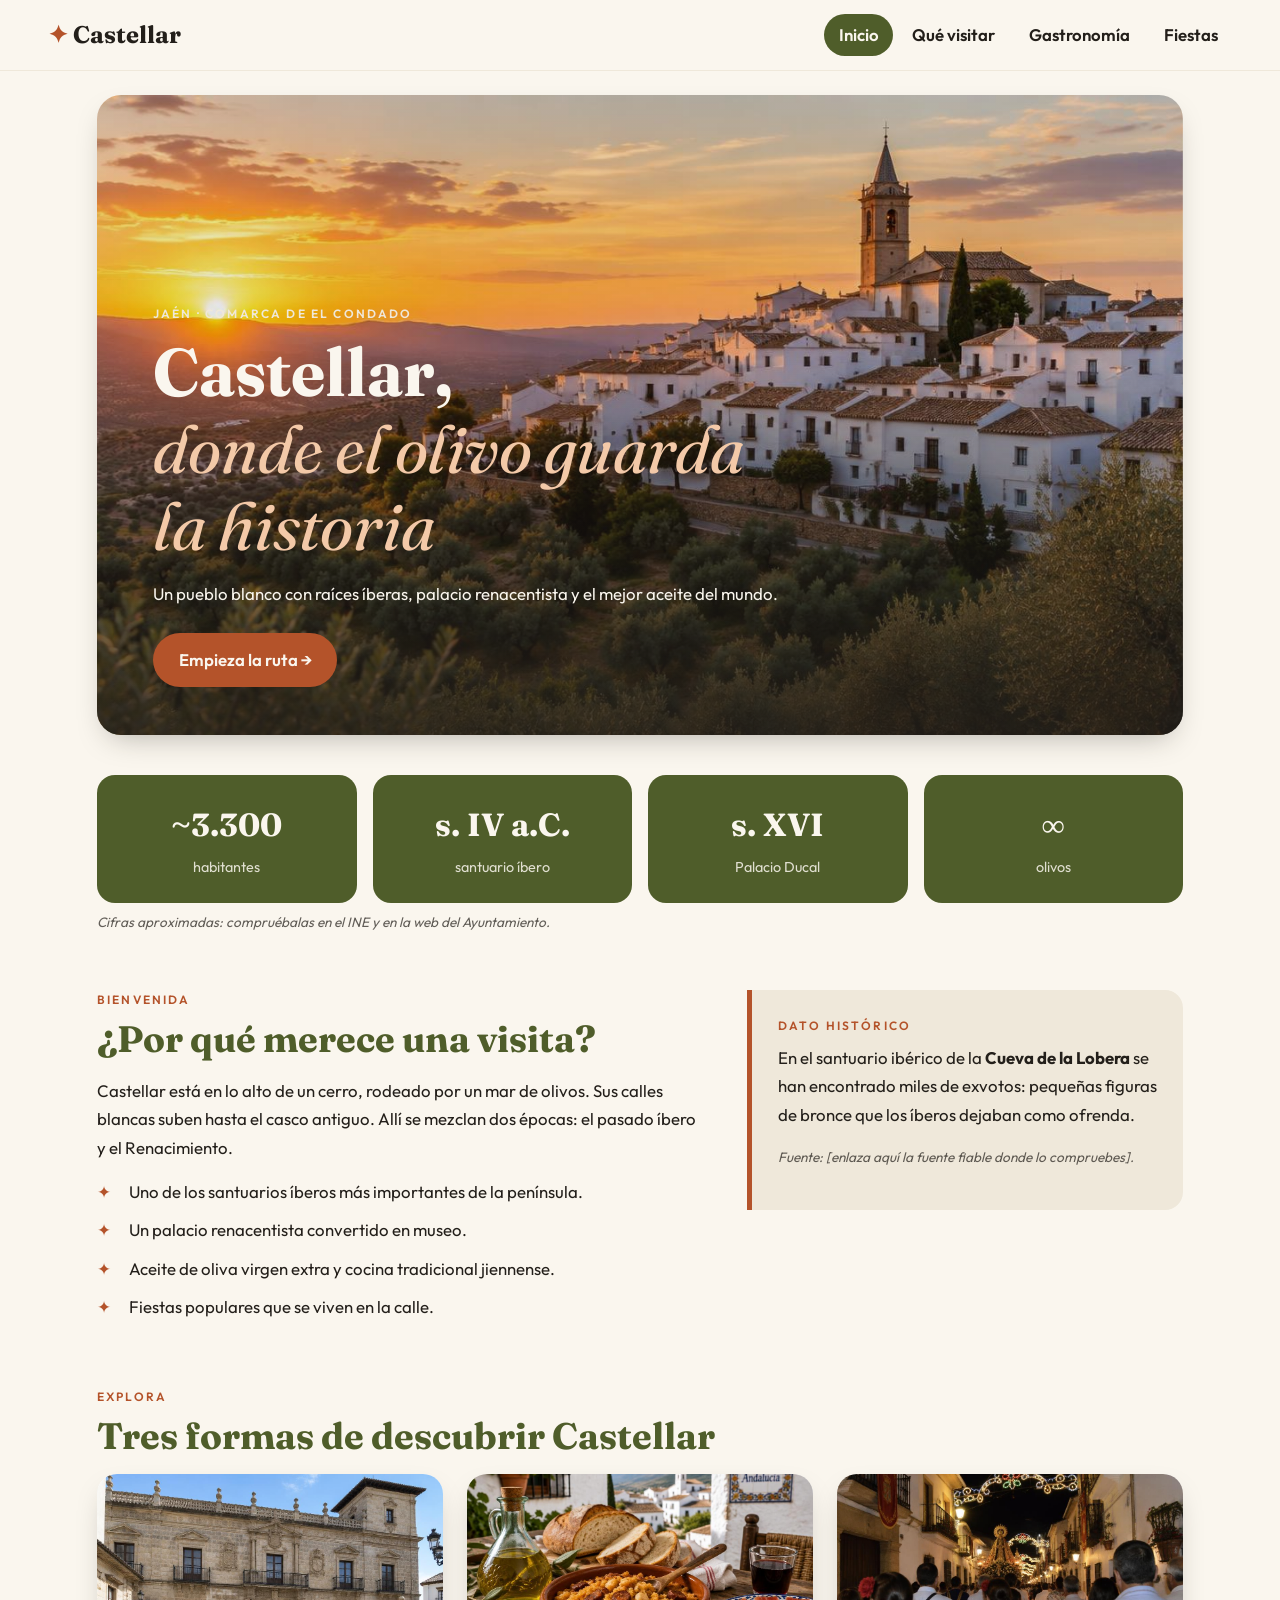
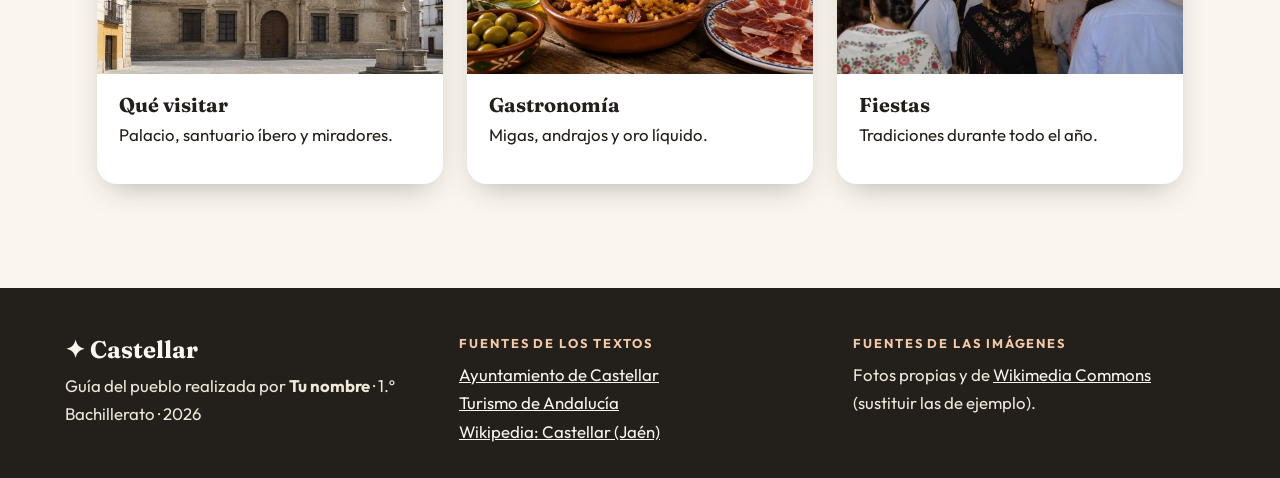
<file: index.html>
<!DOCTYPE html>
<html lang="es">
<head>
  <meta charset="UTF-8">
  <meta name="viewport" content="width=device-width, initial-scale=1">
  <meta name="description" content="Guía turística de Castellar (Jaén): patrimonio íbero, olivares, gastronomía y fiestas.">
  <title>Inicio · Guía de Castellar</title>
  <link rel="preconnect" href="https://fonts.googleapis.com">
  <link rel="preconnect" href="https://fonts.gstatic.com" crossorigin>
  <link href="https://fonts.googleapis.com/css2?family=Fraunces:opsz,wght@9..144,400;9..144,700&family=Outfit:wght@300;400;600&display=swap" rel="stylesheet">
  <link rel="stylesheet" href="style.css">
</head>
<body>
  <header class="cabecera">
    <a href="index.html" class="logo"><span class="logo-icono">✦</span> Castellar</a>
    <nav aria-label="Menú principal">
      <ul>
        <li><a href="index.html" class="activo" aria-current="page">Inicio</a></li>
        <li><a href="visitar.html">Qué visitar</a></li>
        <li><a href="gastronomia.html">Gastronomía</a></li>
        <li><a href="fiestas.html">Fiestas</a></li>
      </ul>
    </nav>
  </header>
  <main>
    <section class="hero">
      <img src="img/portada.jpg" alt="Vista del pueblo de Castellar al atardecer rodeado de olivares">
      <div class="hero-texto">
        <p class="etiqueta">Jaén · Comarca de El Condado</p>
        <h1>Castellar,<br><em>donde el olivo guarda la historia</em></h1>
        <p>Un pueblo blanco con raíces íberas, palacio renacentista y el mejor aceite del mundo.</p>
        <a class="boton" href="visitar.html">Empieza la ruta →</a>
      </div>
    </section>

    <section class="cifras">
      <div><strong>~3.300</strong><span>habitantes</span></div>
      <div><strong>s. IV a.C.</strong><span>santuario íbero</span></div>
      <div><strong>s. XVI</strong><span>Palacio Ducal</span></div>
      <div><strong>∞</strong><span>olivos</span></div>
    </section>
    <p class="nota">Cifras aproximadas: compruébalas en el INE y en la web del Ayuntamiento.</p>

    <section class="bloque dos-columnas">
      <div>
        <p class="etiqueta">Bienvenida</p>
        <h2>¿Por qué merece una visita?</h2>
        <p>Castellar está en lo alto de un cerro, rodeado por un mar de olivos. Sus calles blancas suben hasta el casco antiguo. Allí se mezclan dos épocas: el pasado íbero y el Renacimiento.</p>
        <ul class="lista-check">
          <li>Uno de los santuarios íberos más importantes de la península.</li>
          <li>Un palacio renacentista convertido en museo.</li>
          <li>Aceite de oliva virgen extra y cocina tradicional jiennense.</li>
          <li>Fiestas populares que se viven en la calle.</li>
        </ul>
      </div>
      <aside class="dato">
        <p class="etiqueta">Dato histórico</p>
        <p>En el santuario ibérico de la <strong>Cueva de la Lobera</strong> se han encontrado miles de exvotos: pequeñas figuras de bronce que los íberos dejaban como ofrenda.</p>
        <p class="nota">Fuente: [enlaza aquí la fuente fiable donde lo compruebes].</p>
      </aside>
    </section>

    <section class="bloque">
      <p class="etiqueta">Explora</p>
      <h2>Tres formas de descubrir Castellar</h2>
      <div class="tarjetas">
        <a class="tarjeta" href="visitar.html">
          <img src="img/palacio.jpg" alt="Fachada del palacio renacentista">
          <div><h3>Qué visitar</h3><p>Palacio, santuario íbero y miradores.</p></div>
        </a>
        <a class="tarjeta" href="gastronomia.html">
          <img src="img/comida.jpg" alt="Platos típicos con aceite de oliva">
          <div><h3>Gastronomía</h3><p>Migas, andrajos y oro líquido.</p></div>
        </a>
        <a class="tarjeta" href="fiestas.html">
          <img src="img/fiestas.jpg" alt="Procesión nocturna en una calle iluminada">
          <div><h3>Fiestas</h3><p>Tradiciones durante todo el año.</p></div>
        </a>
      </div>
    </section>
  </main>
  <footer class="pie">
    <div class="pie-grid">
      <div>
        <p class="logo">✦ Castellar</p>
        <p>Guía del pueblo realizada por <strong>Tu nombre</strong> · 1.º Bachillerato · 2026</p>
      </div>
      <div>
        <h3>Fuentes de los textos</h3>
        <ul>
          <li><a href="https://www.castellar.es" target="_blank" rel="noopener">Ayuntamiento de Castellar</a></li>
          <li><a href="https://www.andalucia.org" target="_blank" rel="noopener">Turismo de Andalucía</a></li>
          <li><a href="https://es.wikipedia.org/wiki/Castellar_(Jaén)" target="_blank" rel="noopener">Wikipedia: Castellar (Jaén)</a></li>
        </ul>
      </div>
      <div>
        <h3>Fuentes de las imágenes</h3>
        <p>Fotos propias y de <a href="https://commons.wikimedia.org" target="_blank" rel="noopener">Wikimedia Commons</a> (sustituir las de ejemplo).</p>
      </div>
    </div>
  </footer>
</body>
</html>
</file>
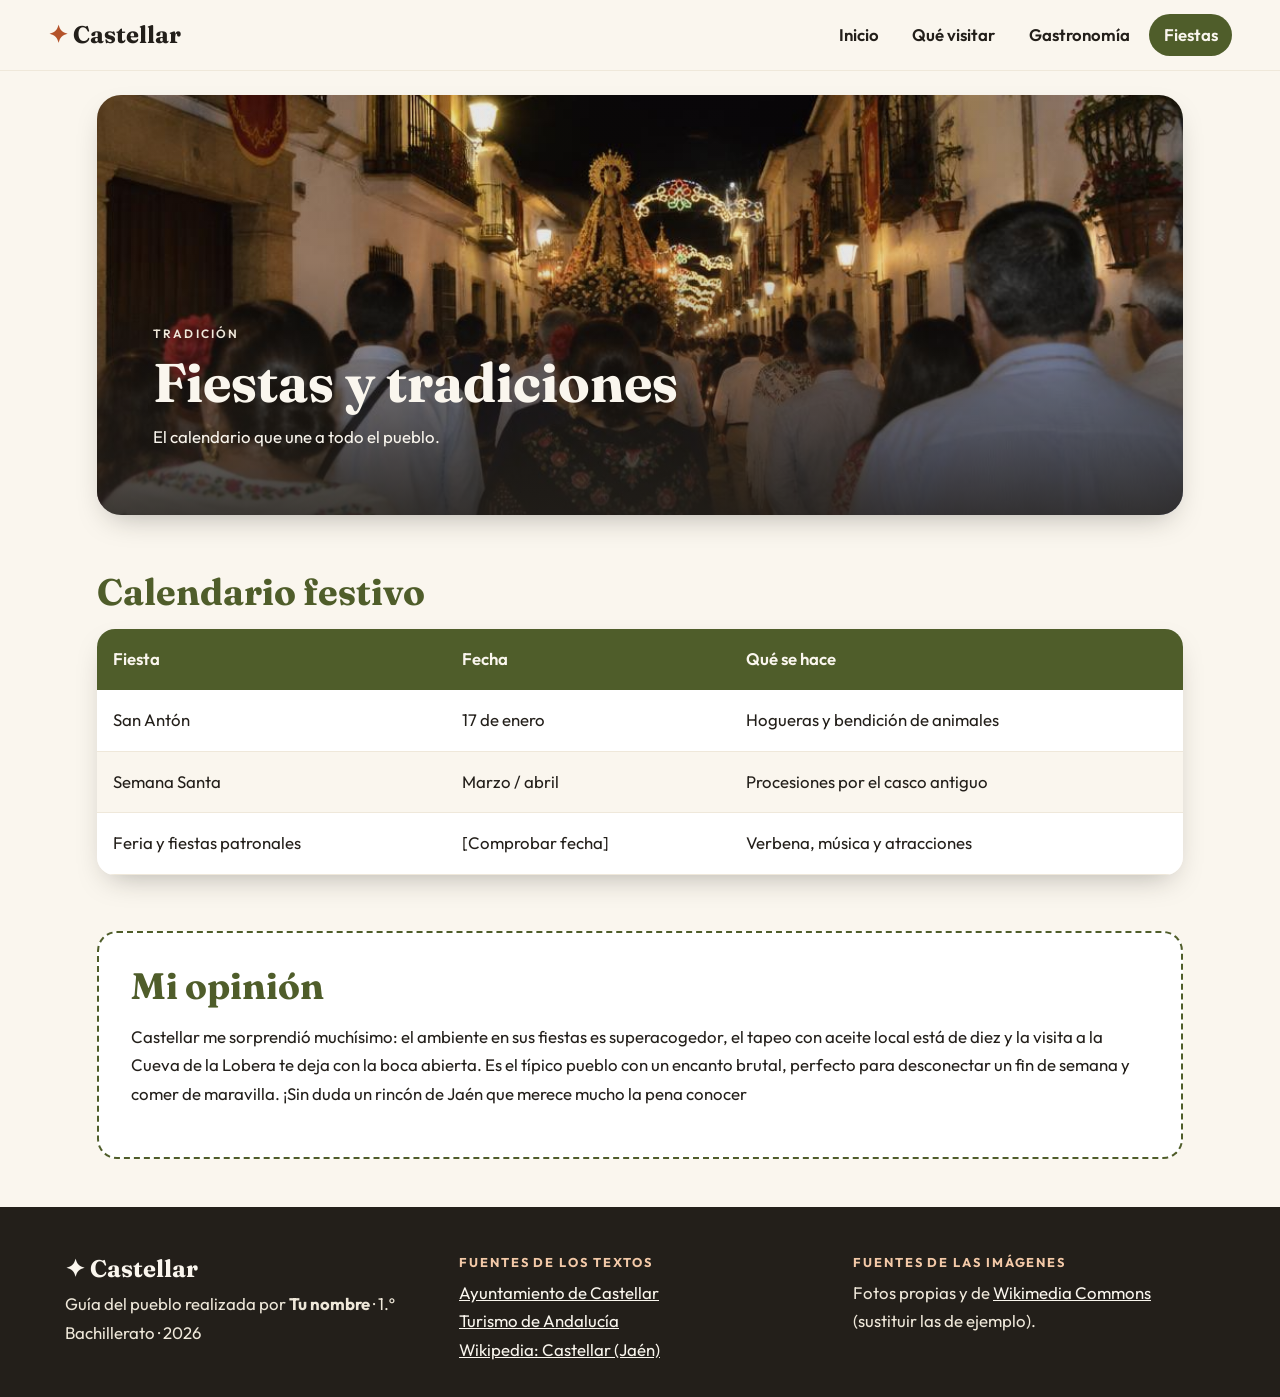
<file: fiestas.html>
<!DOCTYPE html>
<html lang="es">
<head>
  <meta charset="UTF-8">
  <meta name="viewport" content="width=device-width, initial-scale=1">
  <meta name="description" content="Fiestas y tradiciones de Castellar con sus fechas.">
  <title>Fiestas · Guía de Castellar</title>
  <link rel="preconnect" href="https://fonts.googleapis.com">
  <link rel="preconnect" href="https://fonts.gstatic.com" crossorigin>
  <link href="https://fonts.googleapis.com/css2?family=Fraunces:opsz,wght@9..144,400;9..144,700&family=Outfit:wght@300;400;600&display=swap" rel="stylesheet">
  <link rel="stylesheet" href="style.css">
</head>
<body>
  <header class="cabecera">
    <a href="index.html" class="logo"><span class="logo-icono">✦</span> Castellar</a>
    <nav aria-label="Menú principal">
      <ul>
        <li><a href="index.html">Inicio</a></li>
        <li><a href="visitar.html">Qué visitar</a></li>
        <li><a href="gastronomia.html">Gastronomía</a></li>
        <li><a href="fiestas.html" class="activo" aria-current="page">Fiestas</a></li>
      </ul>
    </nav>
  </header>
  <main>
    <section class="cabecera-pagina">
      <img src="img/fiestas.jpg" alt="Procesión nocturna por una calle iluminada del pueblo">
      <div class="cabecera-texto">
        <p class="etiqueta">Tradición</p>
        <h1>Fiestas y tradiciones</h1>
        <p>El calendario que une a todo el pueblo.</p>
      </div>
    </section>
    <section class="bloque">
      <h2>Calendario festivo</h2>
      <div class="tabla-envoltorio">
      <table>
        <thead><tr><th>Fiesta</th><th>Fecha</th><th>Qué se hace</th></tr></thead>
        <tbody>
          <tr><td>San Antón</td><td>17 de enero</td><td>Hogueras y bendición de animales</td></tr>
          <tr><td>Semana Santa</td><td>Marzo / abril</td><td>Procesiones por el casco antiguo</td></tr>
          <tr><td>Feria y fiestas patronales</td><td>[Comprobar fecha]</td><td>Verbena, música y atracciones</td></tr>
        </tbody>
      </table>
      </div>
    </section>
    <section class="opinion">
      <h2>Mi opinión</h2>
      <p>Castellar me sorprendió muchísimo: el ambiente en sus fiestas es superacogedor, el tapeo con aceite local está de diez y la visita a la Cueva de la Lobera te deja con la boca abierta. Es el típico pueblo con un encanto brutal, perfecto para desconectar un fin de semana y comer de maravilla. ¡Sin duda un rincón de Jaén que merece mucho la pena conocer</p>
    </section>
  </main>
  <footer class="pie">
    <div class="pie-grid">
      <div>
        <p class="logo">✦ Castellar</p>
        <p>Guía del pueblo realizada por <strong>Tu nombre</strong> · 1.º Bachillerato · 2026</p>
      </div>
      <div>
        <h3>Fuentes de los textos</h3>
        <ul>
          <li><a href="https://www.castellar.es" target="_blank" rel="noopener">Ayuntamiento de Castellar</a></li>
          <li><a href="https://www.andalucia.org" target="_blank" rel="noopener">Turismo de Andalucía</a></li>
          <li><a href="https://es.wikipedia.org/wiki/Castellar_(Jaén)" target="_blank" rel="noopener">Wikipedia: Castellar (Jaén)</a></li>
        </ul>
      </div>
      <div>
        <h3>Fuentes de las imágenes</h3>
        <p>Fotos propias y de <a href="https://commons.wikimedia.org" target="_blank" rel="noopener">Wikimedia Commons</a> (sustituir las de ejemplo).</p>
      </div>
    </div>
  </footer>
</body>
</html>
</file>
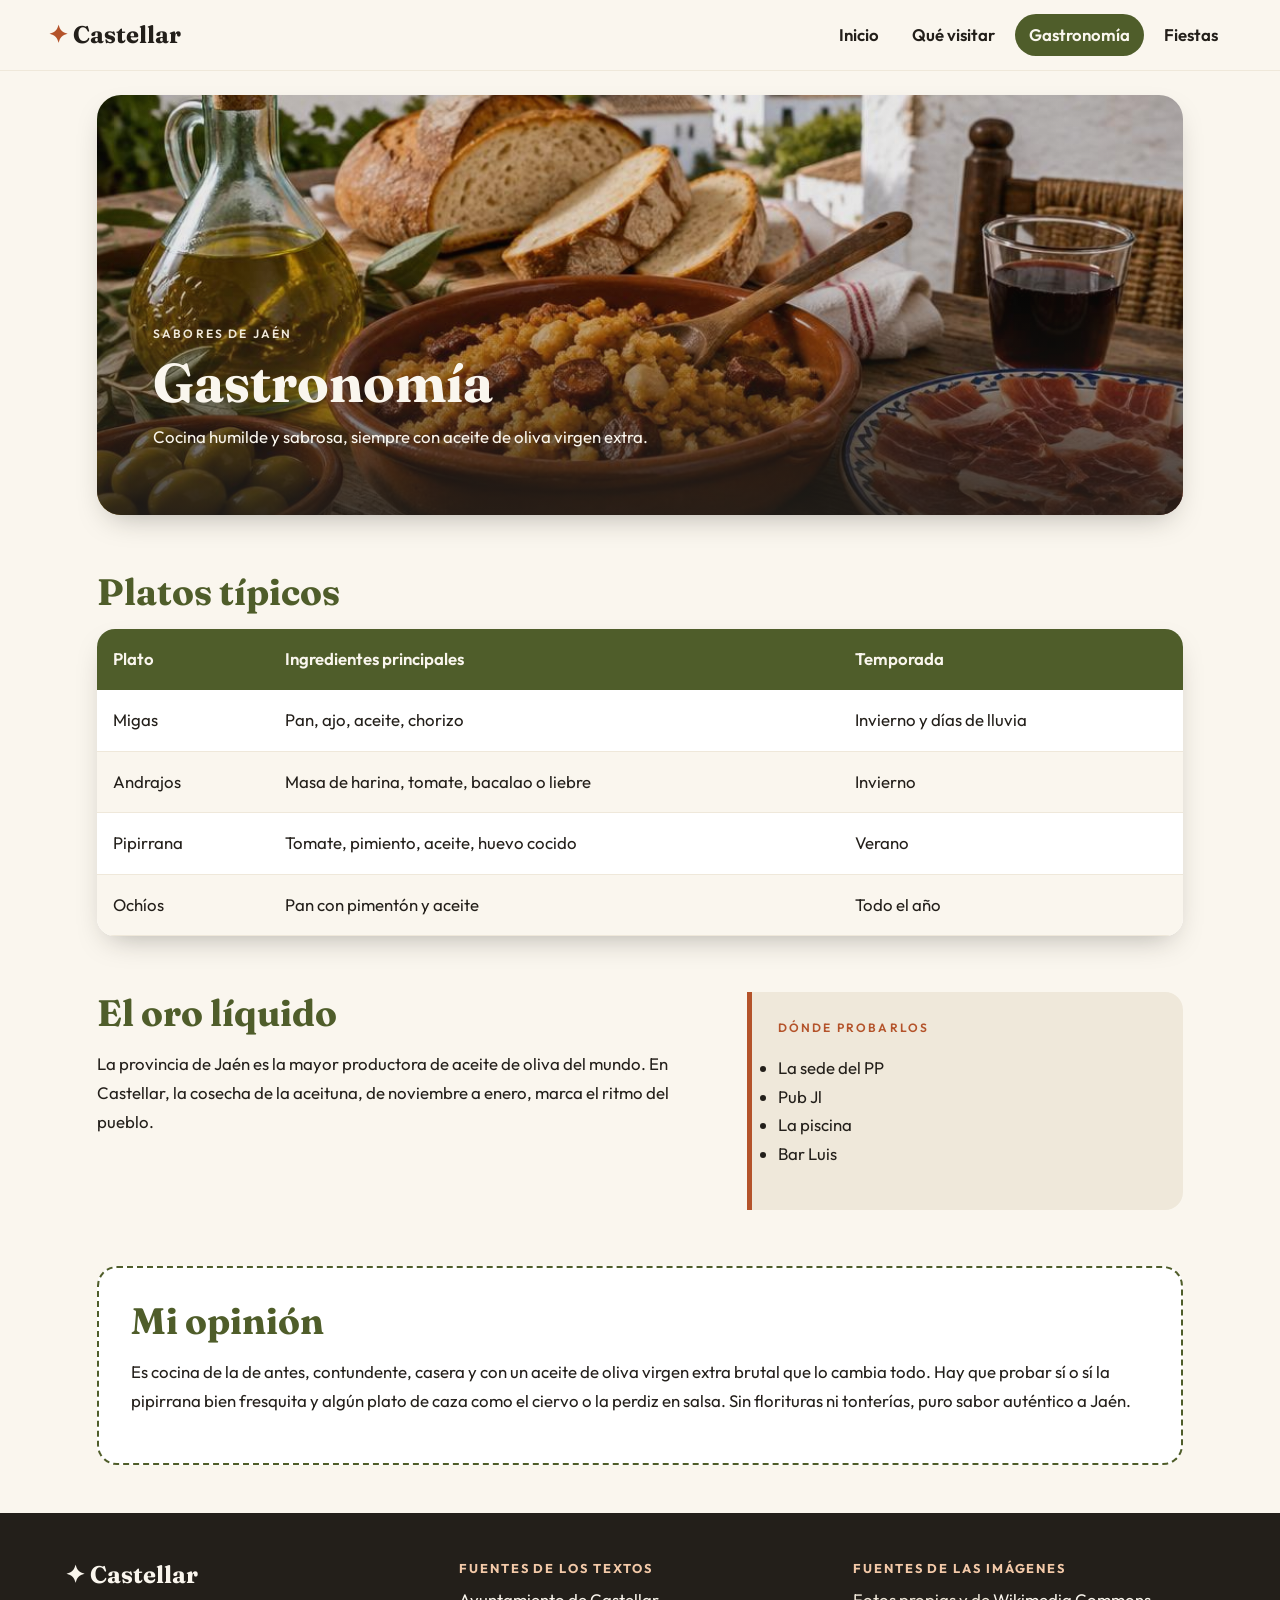
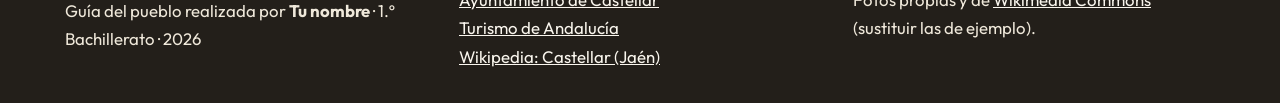
<file: gastronomia.html>
<!DOCTYPE html>
<html lang="es">
<head>
  <meta charset="UTF-8">
  <meta name="viewport" content="width=device-width, initial-scale=1">
  <meta name="description" content="Platos típicos de Castellar y dónde probarlos.">
  <title>Gastronomía · Guía de Castellar</title>
  <link rel="preconnect" href="https://fonts.googleapis.com">
  <link rel="preconnect" href="https://fonts.gstatic.com" crossorigin>
  <link href="https://fonts.googleapis.com/css2?family=Fraunces:opsz,wght@9..144,400;9..144,700&family=Outfit:wght@300;400;600&display=swap" rel="stylesheet">
  <link rel="stylesheet" href="style.css">
</head>
<body>
  <header class="cabecera">
    <a href="index.html" class="logo"><span class="logo-icono">✦</span> Castellar</a>
    <nav aria-label="Menú principal">
      <ul>
        <li><a href="index.html">Inicio</a></li>
        <li><a href="visitar.html">Qué visitar</a></li>
        <li><a href="gastronomia.html" class="activo" aria-current="page">Gastronomía</a></li>
        <li><a href="fiestas.html">Fiestas</a></li>
      </ul>
    </nav>
  </header>
  <main>
    <section class="cabecera-pagina">
      <img src="img/comida.jpg" alt="Mesa con aceite de oliva, pan, migas y jamón">
      <div class="cabecera-texto">
        <p class="etiqueta">Sabores de Jaén</p>
        <h1>Gastronomía</h1>
        <p>Cocina humilde y sabrosa, siempre con aceite de oliva virgen extra.</p>
      </div>
    </section>
    <section class="bloque">
      <h2>Platos típicos</h2>
      <div class="tabla-envoltorio">
      <table>
        <thead><tr><th>Plato</th><th>Ingredientes principales</th><th>Temporada</th></tr></thead>
        <tbody>
          <tr><td>Migas</td><td>Pan, ajo, aceite, chorizo</td><td>Invierno y días de lluvia</td></tr>
          <tr><td>Andrajos</td><td>Masa de harina, tomate, bacalao o liebre</td><td>Invierno</td></tr>
          <tr><td>Pipirrana</td><td>Tomate, pimiento, aceite, huevo cocido</td><td>Verano</td></tr>
          <tr><td>Ochíos</td><td>Pan con pimentón y aceite</td><td>Todo el año</td></tr>
        </tbody>
      </table>
      </div>
    </section>
    <section class="bloque dos-columnas">
      <div>
        <h2>El oro líquido</h2>
        <p>La provincia de Jaén es la mayor productora de aceite de oliva del mundo. En Castellar, la cosecha de la aceituna, de noviembre a enero, marca el ritmo del pueblo.</p>
      </div>
      <aside class="dato">
        <p class="etiqueta">Dónde probarlos</p>
        <p><ul><li>La sede del PP</li>
        <li>Pub Jl</li>
        <li>La piscina</li>
        <li>Bar Luis</li></ul></p>
      </aside>
    </section>
    <section class="opinion">
      <h2>Mi opinión</h2>
      <p>Es cocina de la de antes, contundente, casera y con un aceite de oliva virgen extra brutal que lo cambia todo. Hay que probar sí o sí la pipirrana bien fresquita y algún plato de caza como el ciervo o la perdiz en salsa. Sin florituras ni tonterías, puro sabor auténtico a Jaén.</p>
    </section>
  </main>
  <footer class="pie">
    <div class="pie-grid">
      <div>
        <p class="logo">✦ Castellar</p>
        <p>Guía del pueblo realizada por <strong>Tu nombre</strong> · 1.º Bachillerato · 2026</p>
      </div>
      <div>
        <h3>Fuentes de los textos</h3>
        <ul>
          <li><a href="https://www.castellar.es" target="_blank" rel="noopener">Ayuntamiento de Castellar</a></li>
          <li><a href="https://www.andalucia.org" target="_blank" rel="noopener">Turismo de Andalucía</a></li>
          <li><a href="https://es.wikipedia.org/wiki/Castellar_(Jaén)" target="_blank" rel="noopener">Wikipedia: Castellar (Jaén)</a></li>
        </ul>
      </div>
      <div>
        <h3>Fuentes de las imágenes</h3>
        <p>Fotos propias y de <a href="https://commons.wikimedia.org" target="_blank" rel="noopener">Wikimedia Commons</a> (sustituir las de ejemplo).</p>
      </div>
    </div>
  </footer>
</body>
</html>
</file>
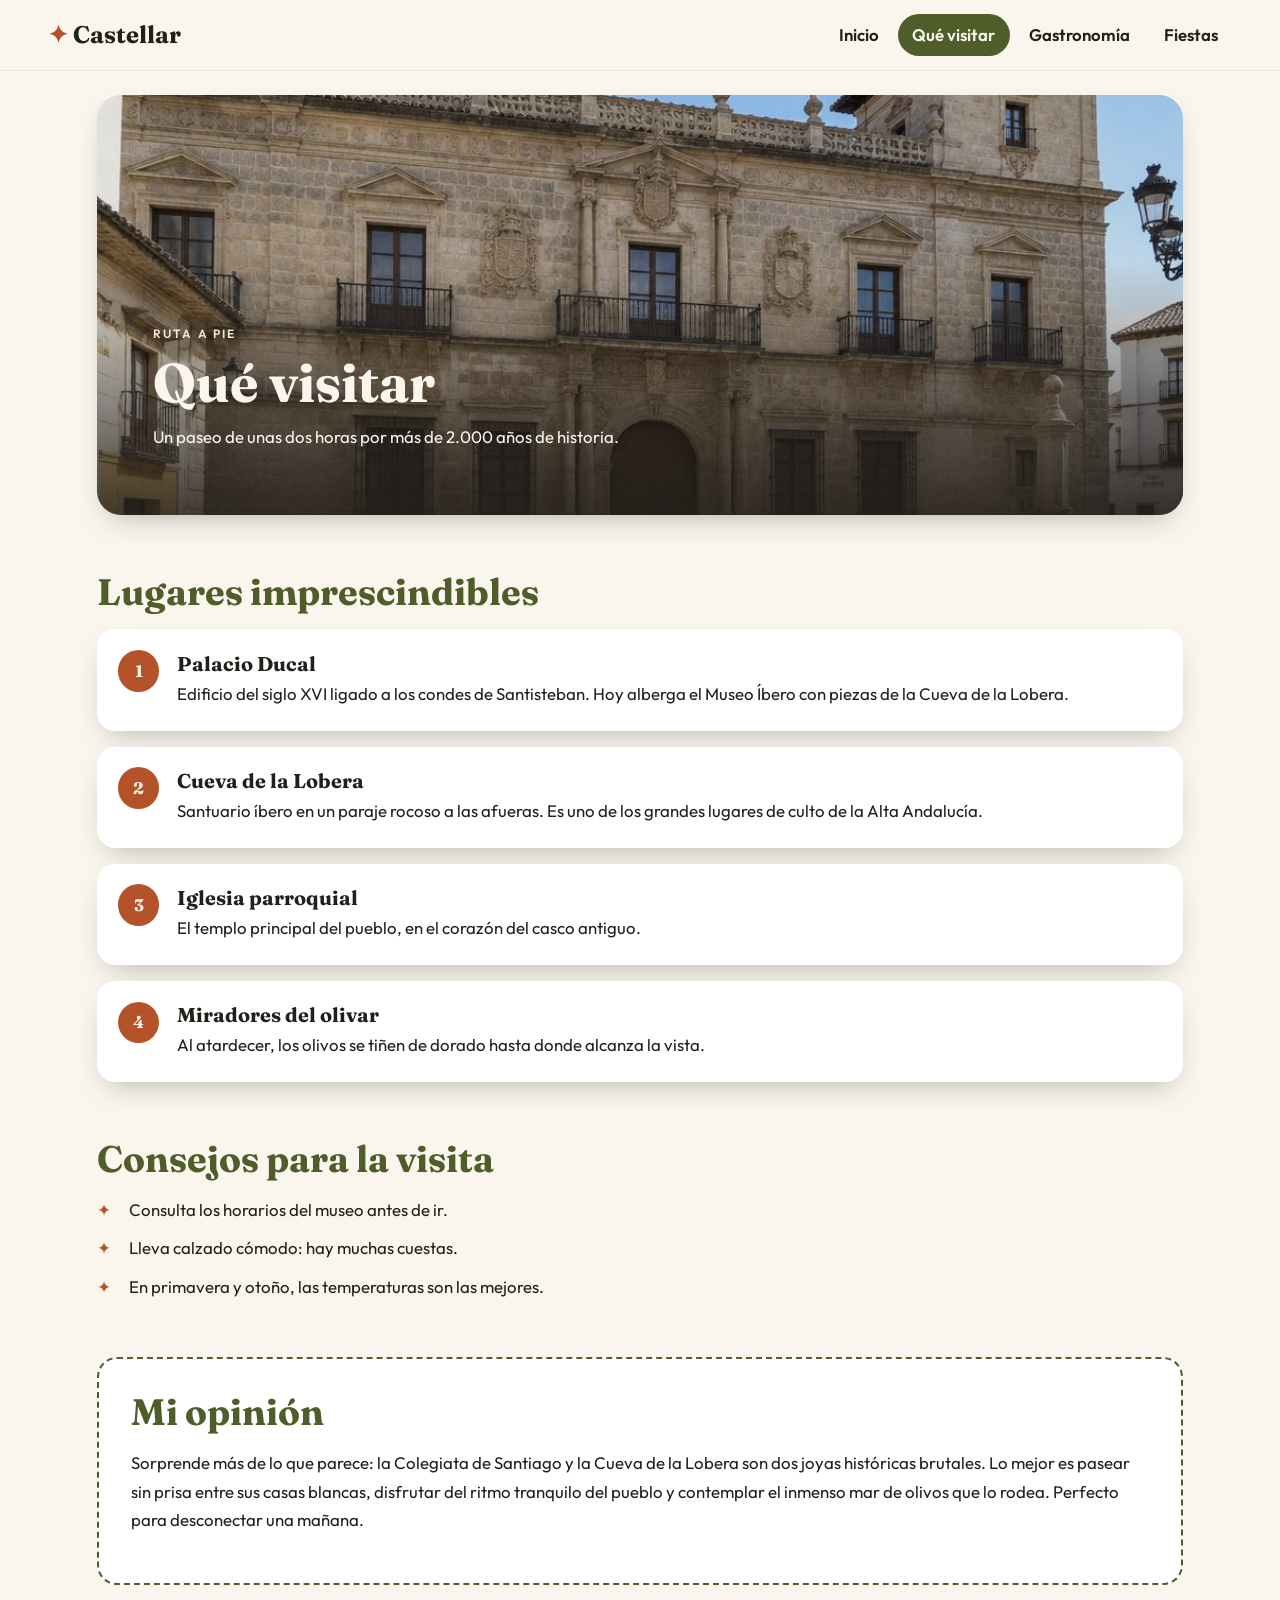
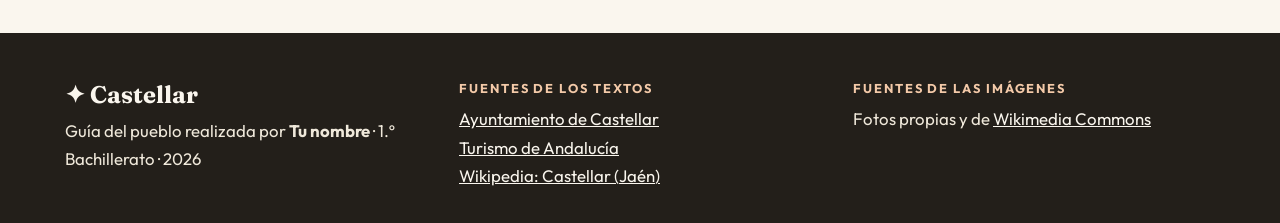
<file: visitar.html>
<!DOCTYPE html>
<html lang="es">
<head>
  <meta charset="UTF-8">
  <meta name="viewport" content="width=device-width, initial-scale=1">
  <meta name="description" content="Lugares que ver en Castellar: Palacio Ducal, Museo Íbero, Cueva de la Lobera y más.">
  <title>Qué visitar · Guía de Castellar</title>
  <link rel="preconnect" href="https://fonts.googleapis.com">
  <link rel="preconnect" href="https://fonts.gstatic.com" crossorigin>
  <link href="https://fonts.googleapis.com/css2?family=Fraunces:opsz,wght@9..144,400;9..144,700&family=Outfit:wght@300;400;600&display=swap" rel="stylesheet">
  <link rel="stylesheet" href="style.css">
</head>
<body>
  <header class="cabecera">
    <a href="index.html" class="logo"><span class="logo-icono">✦</span> Castellar</a>
    <nav aria-label="Menú principal">
      <ul>
        <li><a href="index.html">Inicio</a></li>
        <li><a href="visitar.html" class="activo" aria-current="page">Qué visitar</a></li>
        <li><a href="gastronomia.html">Gastronomía</a></li>
        <li><a href="fiestas.html">Fiestas</a></li>
      </ul>
    </nav>
  </header>
  <main>
    <section class="cabecera-pagina">
      <img src="img/palacio.jpg" alt="Fachada de piedra del palacio renacentista en la plaza">
      <div class="cabecera-texto">
        <p class="etiqueta">Ruta a pie</p>
        <h1>Qué visitar</h1>
        <p>Un paseo de unas dos horas por más de 2.000 años de historia.</p>
      </div>
    </section>
    <section class="bloque">
      <h2>Lugares imprescindibles</h2>
      <ol class="ruta">
        <li><h3>Palacio Ducal</h3><p>Edificio del siglo XVI ligado a los condes de Santisteban. Hoy alberga el Museo Íbero con piezas de la Cueva de la Lobera.</p></li>
        <li><h3>Cueva de la Lobera</h3><p>Santuario íbero en un paraje rocoso a las afueras. Es uno de los grandes lugares de culto de la Alta Andalucía.</p></li>
        <li><h3>Iglesia parroquial</h3><p>El templo principal del pueblo, en el corazón del casco antiguo.</p></li>
        <li><h3>Miradores del olivar</h3><p>Al atardecer, los olivos se tiñen de dorado hasta donde alcanza la vista.</p></li>
      </ol>
    </section>
    <section class="bloque consejos">
      <h2>Consejos para la visita</h2>
      <ul class="lista-check">
        <li>Consulta los horarios del museo antes de ir.</li>
        <li>Lleva calzado cómodo: hay muchas cuestas.</li>
        <li>En primavera y otoño, las temperaturas son las mejores.</li>
      </ul>
    </section>
    <section class="opinion">
      <h2>Mi opinión</h2>
      <p>Sorprende más de lo que parece: la Colegiata de Santiago y la Cueva de la Lobera son dos joyas históricas brutales. Lo mejor es pasear sin prisa entre sus casas blancas, disfrutar del ritmo tranquilo del pueblo y contemplar el inmenso mar de olivos que lo rodea. Perfecto para desconectar una mañana.</p>
    </section>
  </main>
  <footer class="pie">
    <div class="pie-grid">
      <div>
        <p class="logo">✦ Castellar</p>
        <p>Guía del pueblo realizada por <strong>Tu nombre</strong> · 1.º Bachillerato · 2026</p>
      </div>
      <div>
        <h3>Fuentes de los textos</h3>
        <ul>
          <li><a href="https://www.castellar.es" target="_blank" rel="noopener">Ayuntamiento de Castellar</a></li>
          <li><a href="https://www.andalucia.org" target="_blank" rel="noopener">Turismo de Andalucía</a></li>
          <li><a href="https://es.wikipedia.org/wiki/Castellar_(Jaén)" target="_blank" rel="noopener">Wikipedia: Castellar (Jaén)</a></li>
        </ul>
      </div>
      <div>
        <h3>Fuentes de las imágenes</h3>
        <p>Fotos propias y de <a href="https://commons.wikimedia.org" target="_blank" rel="noopener">Wikimedia Commons</a></p>
      </div>
    </div>
  </footer>
</body>
</html>
</file>
<file: style.css>
/* ===== Guía de Castellar =====
   Paleta: cal #faf6ee · olivo #4f5d2a · terracota #b4532a · tinta #231f1a
   Letras: Fraunces (títulos) · Outfit (texto) */
:root{
  --cal:#faf6ee; --olivo:#4f5d2a; --terracota:#b4532a; --tinta:#231f1a;
  --suave:#efe8da; --sombra:0 12px 30px -12px rgba(35,31,26,.35);
  --titulos:"Fraunces",Georgia,serif; --texto:"Outfit",system-ui,sans-serif;
}
*{box-sizing:border-box;margin:0;padding:0}
html{scroll-behavior:smooth}
body{font-family:var(--texto);background:var(--cal);color:var(--tinta);line-height:1.7;font-size:1.05rem}
a{color:var(--terracota)}
img{display:block;width:100%;height:auto}
h1,h2,h3,.logo{font-family:var(--titulos);line-height:1.15}
h2{font-size:clamp(1.6rem,3vw,2.3rem);color:var(--olivo);margin-bottom:1rem}
h3{font-size:1.25rem;margin-bottom:.3rem}
p{margin-bottom:1rem}

/* Cabecera */
.cabecera{position:sticky;top:0;z-index:10;display:flex;flex-wrap:wrap;justify-content:space-between;align-items:center;gap:1rem;
  padding:.9rem clamp(1rem,4vw,3rem);background:rgba(250,246,238,.92);backdrop-filter:blur(8px);border-bottom:1px solid var(--suave)}
.logo{font-size:1.5rem;font-weight:700;color:var(--tinta);text-decoration:none}
.logo-icono{color:var(--terracota)}
nav ul{list-style:none;display:flex;flex-wrap:wrap;gap:.3rem}
nav a{display:block;padding:.4rem .9rem;border-radius:999px;text-decoration:none;color:var(--tinta);font-weight:600;transition:.25s}
nav a:hover{background:var(--suave)}
nav a.activo{background:var(--olivo);color:var(--cal)}

main{max-width:1150px;margin:0 auto;padding:0 clamp(1rem,4vw,2rem) 3rem}
.etiqueta{text-transform:uppercase;letter-spacing:.18em;font-size:.75rem;font-weight:600;color:var(--terracota);margin-bottom:.5rem}
.nota{font-size:.85rem;opacity:.7;font-style:italic}

/* Hero */
.hero,.cabecera-pagina{position:relative;margin:1.5rem 0 2.5rem;border-radius:24px;overflow:hidden;box-shadow:var(--sombra)}
.hero img{height:min(80vh,640px);object-fit:cover;animation:zoom 14s ease-out both}
.cabecera-pagina img{height:min(55vh,420px);object-fit:cover}
.hero::after,.cabecera-pagina::after{content:"";position:absolute;inset:0;background:linear-gradient(to top,rgba(35,31,26,.85),rgba(35,31,26,.1) 60%)}
.hero-texto,.cabecera-texto{position:absolute;z-index:1;left:clamp(1.2rem,5vw,3.5rem);right:1.2rem;bottom:clamp(1.2rem,5vw,3rem);color:var(--cal);max-width:640px;animation:subir .9s ease-out both}
.hero-texto .etiqueta,.cabecera-texto .etiqueta{color:var(--suave)}
.hero h1{font-size:clamp(2.2rem,6vw,4.2rem);margin-bottom:1rem}
.hero h1 em{color:#f3c9a8;font-weight:400}
.cabecera-texto h1{font-size:clamp(2rem,5vw,3.4rem);margin-bottom:.5rem}
.boton{display:inline-block;margin-top:.5rem;padding:.8rem 1.6rem;border-radius:999px;background:var(--terracota);color:var(--cal);text-decoration:none;font-weight:600;transition:.25s}
.boton:hover{transform:translateY(-3px);box-shadow:var(--sombra)}

/* Cifras */
.cifras{display:grid;grid-template-columns:repeat(auto-fit,minmax(150px,1fr));gap:1rem;margin-bottom:.5rem}
.cifras div{background:var(--olivo);color:var(--cal);border-radius:18px;padding:1.4rem;text-align:center}
.cifras strong{display:block;font-family:var(--titulos);font-size:2rem}
.cifras span{font-size:.9rem;opacity:.85}

/* Bloques */
.bloque{margin:3.5rem 0}
.dos-columnas{display:grid;grid-template-columns:1.4fr 1fr;gap:2.5rem;align-items:start}
.dato{background:var(--suave);border-left:5px solid var(--terracota);border-radius:0 18px 18px 0;padding:1.6rem}
.lista-check{list-style:none}
.lista-check li{position:relative;padding-left:2rem;margin-bottom:.6rem}
.lista-check li::before{content:"✦";position:absolute;left:0;color:var(--terracota)}

/* Tarjetas */
.tarjetas{display:grid;grid-template-columns:repeat(auto-fit,minmax(250px,1fr));gap:1.5rem}
.tarjeta{background:#fff;border-radius:20px;overflow:hidden;text-decoration:none;color:var(--tinta);box-shadow:var(--sombra);transition:.3s}
.tarjeta img{height:200px;object-fit:cover;transition:.5s}
.tarjeta div{padding:1.2rem 1.4rem}
.tarjeta:hover{transform:translateY(-6px)}
.tarjeta:hover img{transform:scale(1.06)}

/* Ruta numerada */
.ruta{list-style:none;counter-reset:paso;display:grid;gap:1rem}
.ruta li{counter-increment:paso;position:relative;background:#fff;border-radius:18px;padding:1.4rem 1.4rem 1.4rem 5rem;box-shadow:var(--sombra)}
.ruta li::before{content:counter(paso);position:absolute;left:1.3rem;top:1.3rem;width:2.6rem;height:2.6rem;border-radius:50%;
  background:var(--terracota);color:var(--cal);display:grid;place-items:center;font-family:var(--titulos);font-weight:700}
.ruta p{margin:0}

/* Tablas */
.tabla-envoltorio{overflow-x:auto;border-radius:18px;box-shadow:var(--sombra)}
table{width:100%;border-collapse:collapse;background:#fff;min-width:520px}
th{background:var(--olivo);color:var(--cal);text-align:left;padding:1rem;font-weight:600}
td{padding:1rem;border-bottom:1px solid var(--suave)}
tbody tr:nth-child(even){background:var(--cal)}
tbody tr:hover{background:var(--suave)}

/* Opinión */
.opinion{margin-top:3rem;padding:2rem;border-radius:20px;border:2px dashed var(--olivo);background:#fff}

/* Pie */
.pie{background:var(--tinta);color:var(--suave);padding:3rem clamp(1rem,4vw,3rem) 2rem}
.pie-grid{max-width:1150px;margin:0 auto;display:grid;grid-template-columns:repeat(auto-fit,minmax(220px,1fr));gap:2rem}
.pie .logo{color:var(--cal);margin-bottom:.5rem}
.pie h3{font-family:var(--texto);font-size:.8rem;text-transform:uppercase;letter-spacing:.15em;color:#f3c9a8;margin-bottom:.6rem}
.pie ul{list-style:none}
.pie a{color:var(--cal)}

@keyframes zoom{from{transform:scale(1.12)}to{transform:scale(1)}}
@keyframes subir{from{opacity:0;transform:translateY(30px)}to{opacity:1;transform:none}}

/* Móvil */
@media (max-width:760px){
  .dos-columnas{grid-template-columns:1fr}
  .cabecera{justify-content:center}
  nav ul{justify-content:center}
  .hero img{height:75vh}
  .ruta li{padding-left:4.2rem}
}
</file>
